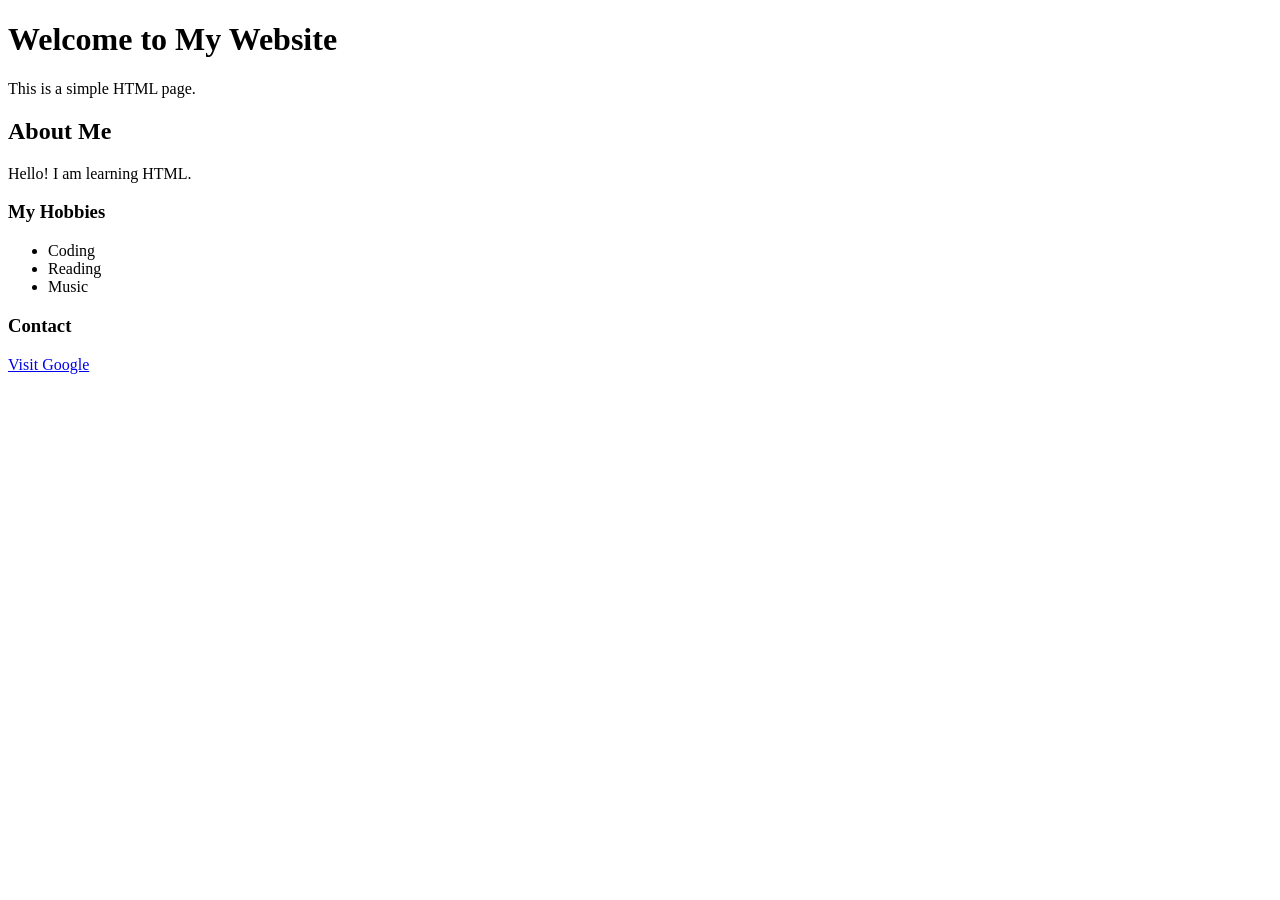
<file: index.html>
<!DOCTYPE html>
<html lang="en">
<head>
    <meta charset="UTF-8">
    <title>My First Web Page</title>
</head>
<body>

    <h1>Welcome to My Website</h1>
    <p>This is a simple HTML page.</p>

    <h2>About Me</h2>
    <p>Hello! I am learning HTML.</p>

    <h3>My Hobbies</h3>
    <ul>
        <li>Coding</li>
        <li>Reading</li>
        <li>Music</li>
    </ul>

    <h3>Contact</h3>
    <a href="https://www.google.com">Visit Google</a>

</body>
</html>
</file>
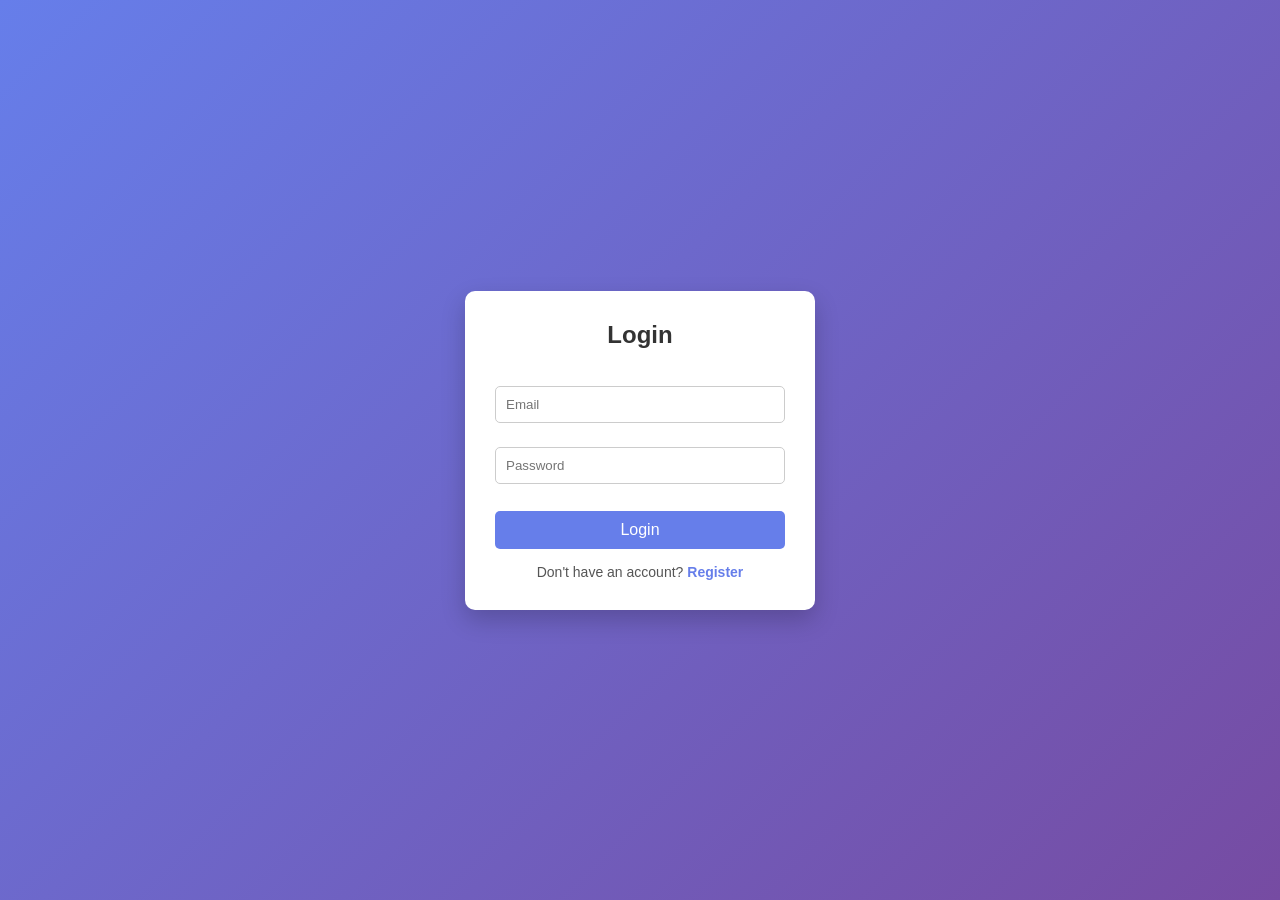
<file: login.html>
<!DOCTYPE html>
<html lang="en">
<head>
    <meta charset="UTF-8">
    <title>Login Page</title>

    <style>
        * {
            margin: 0;
            padding: 0;
            box-sizing: border-box;
            font-family: Arial, Helvetica, sans-serif;
        }

        body {
            height: 100vh;
            background: linear-gradient(135deg, #667eea, #764ba2);
            display: flex;
            justify-content: center;
            align-items: center;
        }

        .login-container {
            width: 350px;
            background: #fff;
            padding: 30px;
            border-radius: 10px;
            box-shadow: 0 10px 25px rgba(0,0,0,0.2);
        }

        .login-container h2 {
            text-align: center;
            margin-bottom: 25px;
            color: #333;
        }

        .login-container input {
            width: 100%;
            padding: 10px;
            margin: 12px 0;
            border-radius: 5px;
            border: 1px solid #ccc;
            outline: none;
        }

        .login-container input:focus {
            border-color: #667eea;
        }

        .login-container button {
            width: 100%;
            padding: 10px;
            margin-top: 15px;
            background: #667eea;
            color: #fff;
            border: none;
            border-radius: 5px;
            cursor: pointer;
            font-size: 16px;
        }

        .login-container button:hover {
            background: #5a67d8;
        }

        .login-container p {
            text-align: center;
            margin-top: 15px;
            font-size: 14px;
            color: #555;
        }

        .login-container a {
            color: #667eea;
            text-decoration: none;
            font-weight: bold;
        }

        .login-container a:hover {
            text-decoration: underline;
        }
    </style>
</head>
<body>

<div class="login-container">
    <h2>Login</h2>
    <form>
        <input type="email" placeholder="Email" required>
        <input type="password" placeholder="Password" required>
        <button type="submit">Login</button>
    </form>
    <p>Don't have an account? <a href="#">Register</a></p>
</div>

</body>
</html>
</file>
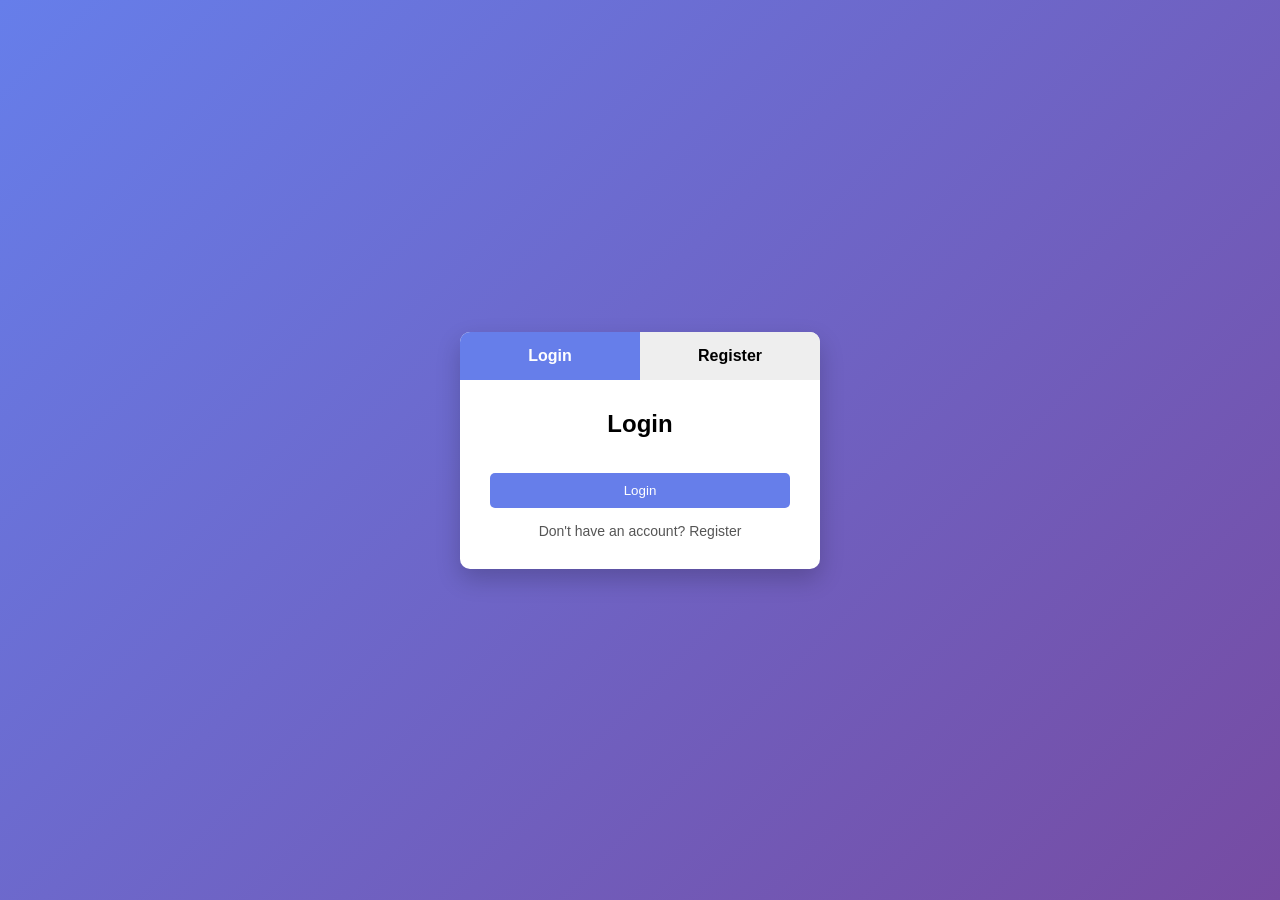
<file: registration.html>
<!DOCTYPE html>
<html lang="en">
<head>
    <meta charset="UTF-8">
    <title>Login & Registration</title>

    <style>
        * {
            margin: 0;
            padding: 0;
            box-sizing: border-box;
            font-family: Arial, Helvetica, sans-serif;
        }

        body {
            height: 100vh;
            background: linear-gradient(135deg, #667eea, #764ba2);
            display: flex;
            justify-content: center;
            align-items: center;
        }

        .container {
            width: 360px;
            background: #fff;
            border-radius: 10px;
            overflow: hidden;
            box-shadow: 0 10px 25px rgba(0,0,0,0.2);
        }

        .tabs input {
            display: none;
        }

        .tab-buttons {
            display: flex;
        }

        .tab-buttons label {
            width: 50%;
            padding: 15px;
            text-align: center;
            cursor: pointer;
            background: #eee;
            font-weight: bold;
            transition: 0.3s;
        }

        #login:checked ~ .tab-buttons label[for="login"],
        #register:checked ~ .tab-buttons label[for="register"] {
            background: #667eea;
            color: white;
        }

        .forms {
            width: 200%;
            display: flex;
            transition: 0.4s;
        }

        .form {
            width: 50%;
            padding: 30px;
        }

        .form h2 {
            text-align: center;
            margin-bottom: 20px;
        }

        .form input {
            width: 100%;
            padding: 10px;
            margin: 10px 0;
            border-radius: 5px;
            border: 1px solid #ccc;
        }

        .form button {
            width: 100%;
            padding: 10px;
            margin-top: 15px;
            background: #667eea;
            color: white;
            border: none;
            border-radius: 5px;
            cursor: pointer;
        }

        .form button:hover {
            background: #5a67d8;
        }

        .form p {
            text-align: center;
            margin-top: 15px;
            font-size: 14px;
            color: #555;
        }

        #login:checked ~ .forms {
            transform: translateX(0%);
        }

        #register:checked ~ .forms {
            transform: translateX(-50%);
        }
    </style>
</head>
<body>

<div class="container">
    <div class="tabs">
        <input type="radio" id="login" name="tab" checked>
        <input type="radio" id="register" name="tab">

        <div class="tab-buttons">
            <label for="login">Login</label>
            <label for="register">Register</label>
        </div>

        <div class="forms">
            <!-- Login Form -->
            <form class="form login-form">
                <h2>Login</h2>
                <input type="email" placeholder="Email" required>
                <input type="password" placeholder="Password" required>
                <button type="submit">Login</button>
                <p>Don't have an account? Register</p>
            </form>

            <!-- Register Form -->
            <form class="form register-form">
                <h2>Register</h2>
                <input type="text" placeholder="Full Name" required>
                <input type="email" placeholder="Email" required>
                <input type="password" placeholder="Password" required>
                <input type="password" placeholder="Confirm Password" required>
                <button type="submit">Register</button>
                <p>Already have an account? Login</p>
            </form>
        </div>
    </div>
</div>

</body>
</html>
</file>
